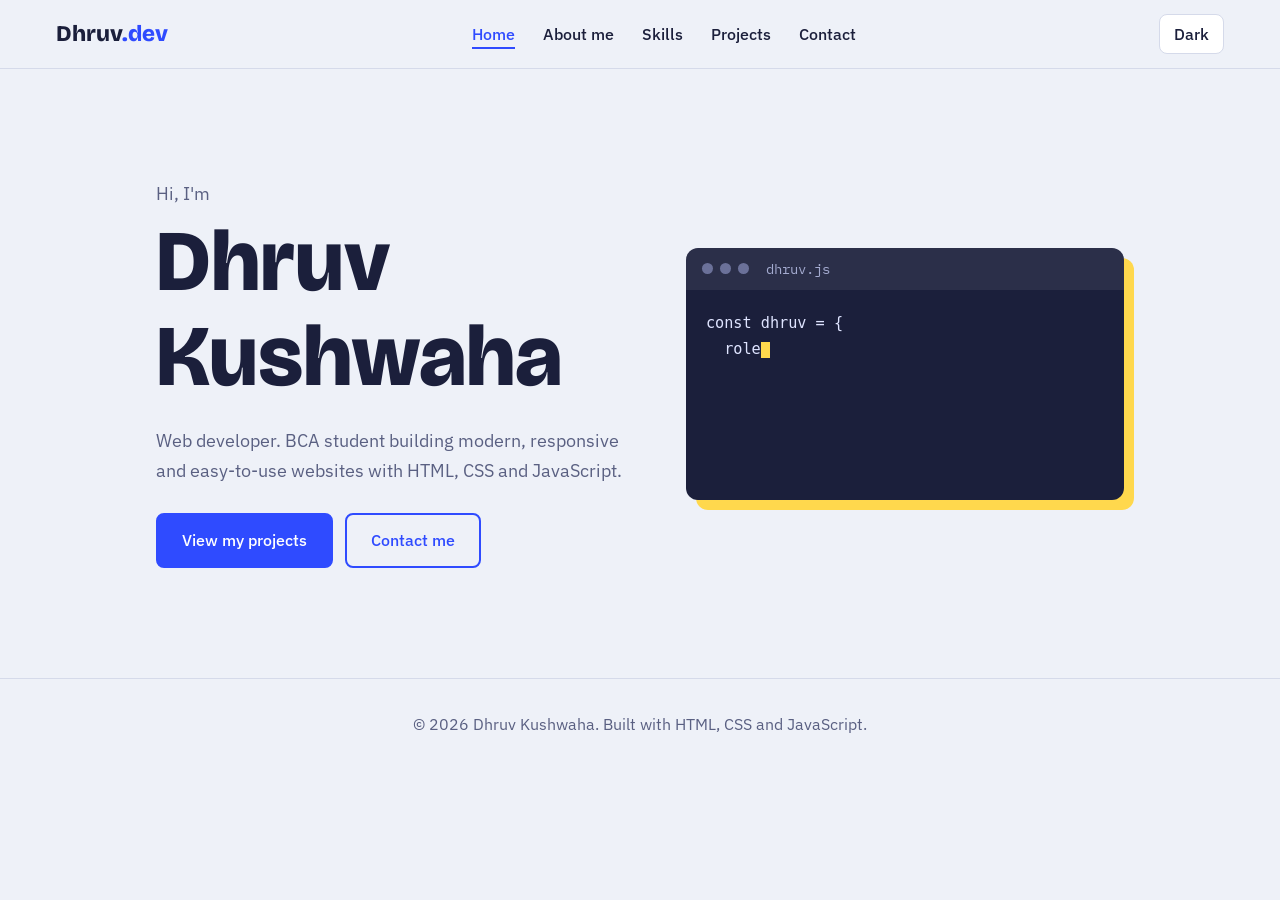
<file: index.html>
<!DOCTYPE html>
<html lang="en" data-theme="light">
<head>
  <meta charset="UTF-8">
  <meta name="viewport" content="width=device-width, initial-scale=1">
  <title>Dhruv Kushwaha | Web Developer</title>
  <meta name="description" content="Portfolio of Dhruv Kushwaha, BCA student and aspiring frontend developer.">
  <link rel="preconnect" href="https://fonts.googleapis.com">
  <link rel="preconnect" href="https://fonts.gstatic.com" crossorigin>
  <link href="https://fonts.googleapis.com/css2?family=Bricolage+Grotesque:wght@500;700;800&family=IBM+Plex+Sans:wght@400;500&family=IBM+Plex+Mono:wght@400&display=swap" rel="stylesheet">
  <link rel="stylesheet" href="style.css">
</head>
<body>

  <header class="site-header">
    <a href="index.html" class="logo">Dhruv<span>.dev</span></a>
    <nav id="nav" aria-label="Main">
      <a href="index.html" aria-current="page">Home</a>
      <a href="about.html">About me</a>
      <a href="skills.html">Skills</a>
      <a href="projects.html">Projects</a>
      <a href="contact.html">Contact</a>
    </nav>
    <div class="header-actions">
      <button id="themeBtn" class="icon-btn" aria-label="Switch to dark theme">Dark</button>
      <button id="menuBtn" class="icon-btn menu-btn" aria-label="Open menu" aria-expanded="false" aria-controls="nav">Menu</button>
    </div>
  </header>

  <main>
    <section id="home" class="hero">
      <div class="hero-text">
        <p class="hello">Hi, I'm</p>
        <h1>Dhruv Kushwaha</h1>
        <p class="lead">Web developer. BCA student building modern, responsive and easy-to-use websites with HTML, CSS and JavaScript.</p>
        <div class="hero-buttons">
          <a href="projects.html" class="btn btn-primary">View my projects</a>
          <a href="contact.html" class="btn btn-ghost">Contact me</a>
        </div>
      </div>

      <div class="code-card" aria-hidden="true">
        <div class="code-bar"><i></i><i></i><i></i><span>dhruv.js</span></div>
        <pre><code id="typed"></code><span class="cursor"></span></pre>
      </div>
    </section>
  </main>

  <footer>
    <p>&copy; <span id="year"></span> Dhruv Kushwaha. Built with HTML, CSS and JavaScript.</p>
  </footer>

  <script src="script.js"></script>
</body>
</html>
</file>
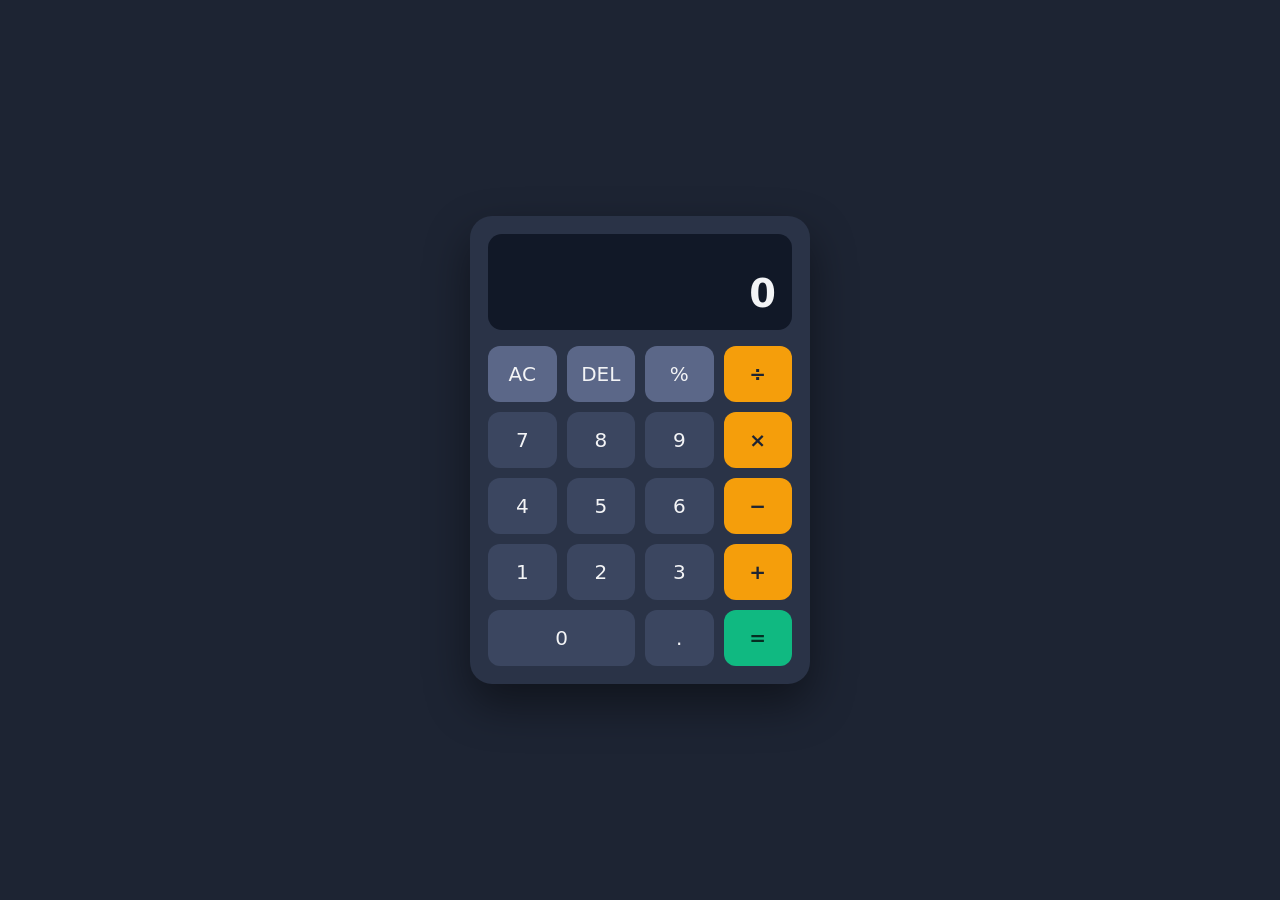
<file: Projects/calculator/index.html>
<!DOCTYPE html>
<html lang="en">
<head>
  <meta charset="UTF-8" />
  <meta name="viewport" content="width=device-width, initial-scale=1.0" />
  <title>Simple Calculator</title>
  <link rel="stylesheet" href="style.css" />
</head>
<body>
  <main class="calculator" aria-label="Calculator">
    <!-- Display: top line shows the pending expression, bottom line shows the current number -->
    <div class="display">
      <div id="expression" class="expression"></div>
      <div id="result" class="result" aria-live="polite">0</div>
    </div>

    <!-- Button grid -->
    <div class="keys">
      <button class="key fn" data-action="clear">AC</button>
      <button class="key fn" data-action="delete">DEL</button>
      <button class="key fn" data-action="percent">%</button>
      <button class="key op" data-action="operator" data-value="/">÷</button>

      <button class="key" data-action="digit" data-value="7">7</button>
      <button class="key" data-action="digit" data-value="8">8</button>
      <button class="key" data-action="digit" data-value="9">9</button>
      <button class="key op" data-action="operator" data-value="*">×</button>

      <button class="key" data-action="digit" data-value="4">4</button>
      <button class="key" data-action="digit" data-value="5">5</button>
      <button class="key" data-action="digit" data-value="6">6</button>
      <button class="key op" data-action="operator" data-value="-">−</button>

      <button class="key" data-action="digit" data-value="1">1</button>
      <button class="key" data-action="digit" data-value="2">2</button>
      <button class="key" data-action="digit" data-value="3">3</button>
      <button class="key op" data-action="operator" data-value="+">+</button>

      <button class="key zero" data-action="digit" data-value="0">0</button>
      <button class="key" data-action="decimal">.</button>
      <button class="key eq" data-action="equals">=</button>
    </div>
  </main>

  <script src="script.js"></script>
</body>
</html>
</file>
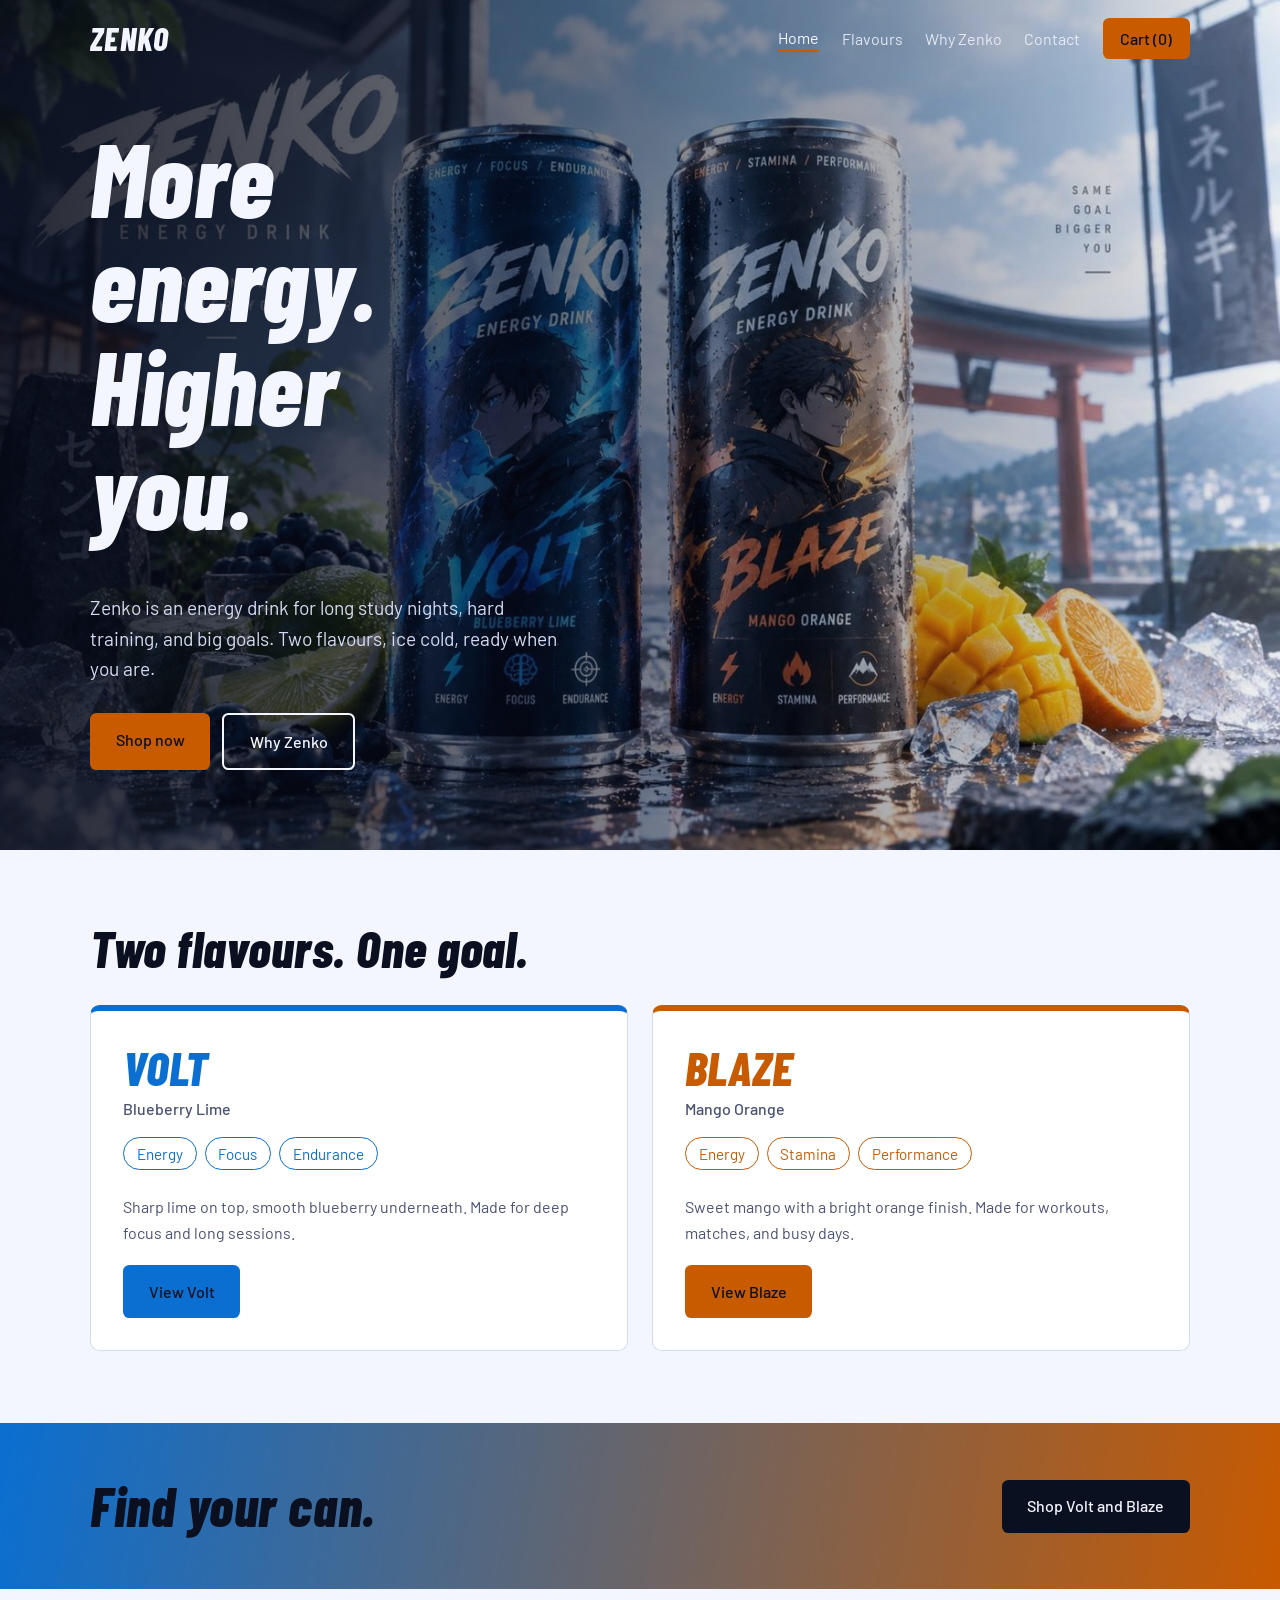
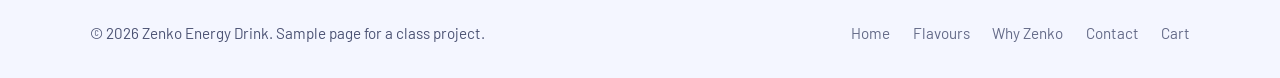
<file: Projects/zenko/index.html>
<!DOCTYPE html>
<html lang="en">
<head>
<meta charset="UTF-8">
<meta name="viewport" content="width=device-width, initial-scale=1, viewport-fit=cover">
<title>ZENKO Energy Drink – More energy, higher you</title>
<link rel="stylesheet" href="https://fonts.googleapis.com/css2?family=Barlow+Condensed:ital,wght@1,700;1,800&family=Barlow:wght@400;500&display=swap">
<link rel="stylesheet" href="style.css">
</head>
<body>
<div class="hero" id="top">
  <header>
    <div class="wrap bar">
      <a class="logo" href="index.html">ZENKO</a>
      <nav aria-label="Main">
        <a href="index.html" aria-current="page">Home</a>
        <a href="flavours.html">Flavours</a>
        <a href="why.html">Why Zenko</a>
        <a href="contact.html">Contact</a>
        <a class="btn" href="cart.html" id="cartBtn">Cart (<span id="count">0</span>)</a>
      </nav>
    </div>
  </header>
  <div class="wrap hero-body">
    <div>
      <h1>More energy. Higher you.</h1>
      <p>Zenko is an energy drink for long study nights, hard training, and big goals. Two flavours, ice cold, ready when you are.</p>
      <div class="cta">
        <a class="btn" href="flavours.html">Shop now</a>
        <a class="btn ghost" href="why.html">Why Zenko</a>
      </div>
    </div>
  </div>
</div>

<main>
  <section class="wrap section">
    <h2>Two flavours. One goal.</h2>
    <div class="flavours">
      <article class="flavour volt">
        <h3>VOLT</h3>
        <p class="taste">Blueberry Lime</p>
        <ul><li>Energy</li><li>Focus</li><li>Endurance</li></ul>
        <p>Sharp lime on top, smooth blueberry underneath. Made for deep focus and long sessions.</p>
        <a class="btn" href="flavours.html">View Volt</a>
      </article>
      <article class="flavour blaze">
        <h3>BLAZE</h3>
        <p class="taste">Mango Orange</p>
        <ul><li>Energy</li><li>Stamina</li><li>Performance</li></ul>
        <p>Sweet mango with a bright orange finish. Made for workouts, matches, and busy days.</p>
        <a class="btn" href="flavours.html">View Blaze</a>
      </article>
    </div>
  </section>
  <section class="band">
    <div class="wrap">
      <h2>Find your can.</h2>
      <a class="btn" href="flavours.html">Shop Volt and Blaze</a>
    </div>
  </section>
</main>

<footer>
  <div class="wrap">
    <span>© 2026 Zenko Energy Drink. Sample page for a class project.</span>
    <nav aria-label="Footer">
      <a href="index.html">Home</a><a href="flavours.html">Flavours</a><a href="why.html">Why Zenko</a><a href="contact.html">Contact</a><a href="cart.html">Cart</a>
    </nav>
  </div>
</footer>
<script src="script.js"></script>
</body>
</html>
</file>
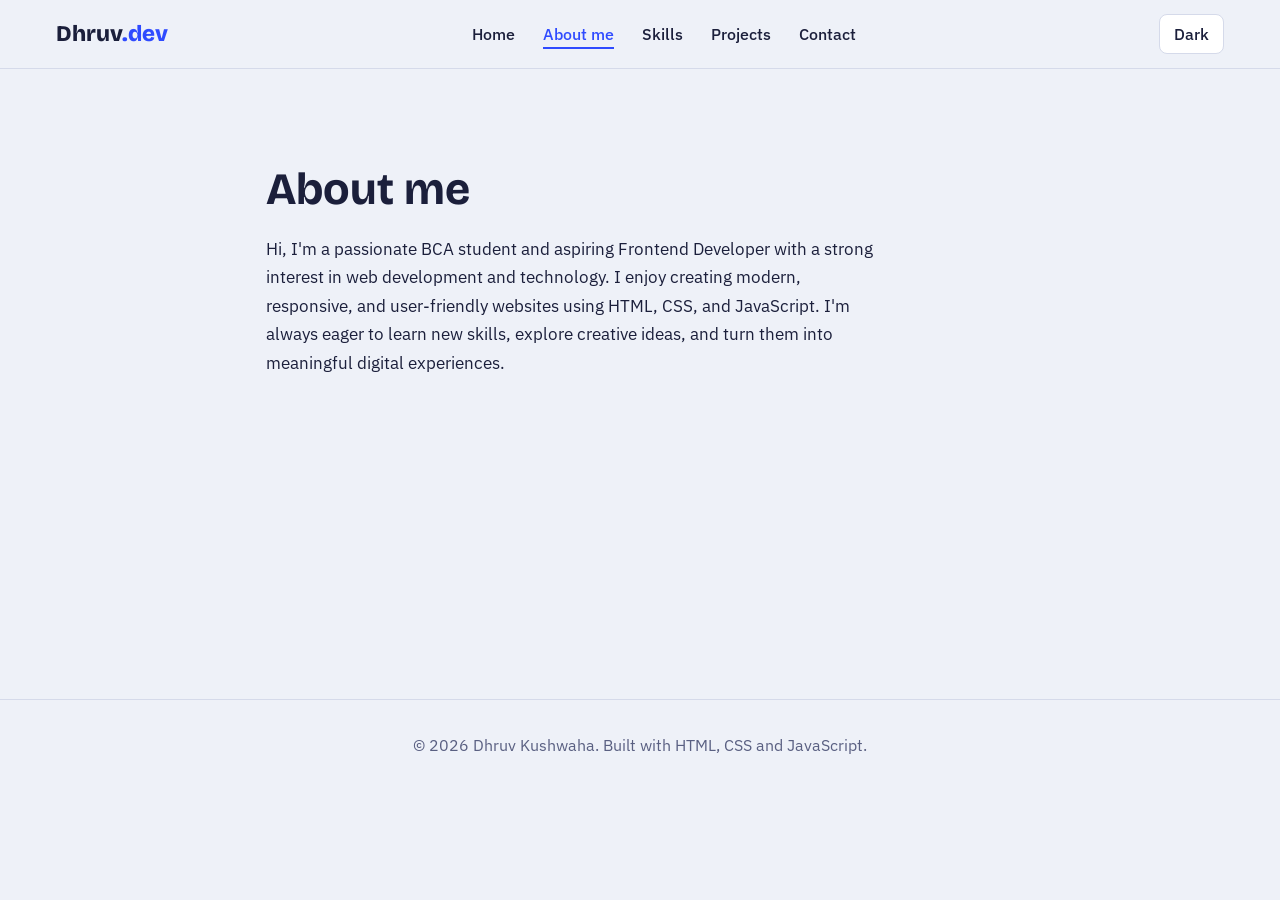
<file: About.html>
<!DOCTYPE html>
<html lang="en" data-theme="light">
<head>
  <meta charset="UTF-8">
  <meta name="viewport" content="width=device-width, initial-scale=1">
  <title>About me | Dhruv Kushwaha</title>
  <meta name="description" content="Portfolio of Dhruv Kushwaha, BCA student and aspiring frontend developer.">
  <link rel="preconnect" href="https://fonts.googleapis.com">
  <link rel="preconnect" href="https://fonts.gstatic.com" crossorigin>
  <link href="https://fonts.googleapis.com/css2?family=Bricolage+Grotesque:wght@500;700;800&family=IBM+Plex+Sans:wght@400;500&family=IBM+Plex+Mono:wght@400&display=swap" rel="stylesheet">
  <link rel="stylesheet" href="style.css">
</head>
<body>

  <header class="site-header">
    <a href="index.html" class="logo">Dhruv<span>.dev</span></a>
    <nav id="nav" aria-label="Main">
      <a href="index.html">Home</a>
      <a href="about.html" aria-current="page">About me</a>
      <a href="skills.html">Skills</a>
      <a href="projects.html">Projects</a>
      <a href="contact.html">Contact</a>
    </nav>
    <div class="header-actions">
      <button id="themeBtn" class="icon-btn" aria-label="Switch to dark theme">Dark</button>
      <button id="menuBtn" class="icon-btn menu-btn" aria-label="Open menu" aria-expanded="false" aria-controls="nav">Menu</button>
    </div>
  </header>

  <main>
    <section id="about" class="section">
      <h2>About me</h2>
      <p class="about-text">Hi, I'm a passionate BCA student and aspiring Frontend Developer with a strong interest in web development and technology. I enjoy creating modern, responsive, and user-friendly websites using HTML, CSS, and JavaScript. I'm always eager to learn new skills, explore creative ideas, and turn them into meaningful digital experiences.</p>
    </section>
  </main>

  <footer>
    <p>&copy; <span id="year"></span> Dhruv Kushwaha. Built with HTML, CSS and JavaScript.</p>
  </footer>

  <script src="script.js"></script>
</body>
</html>
</file>
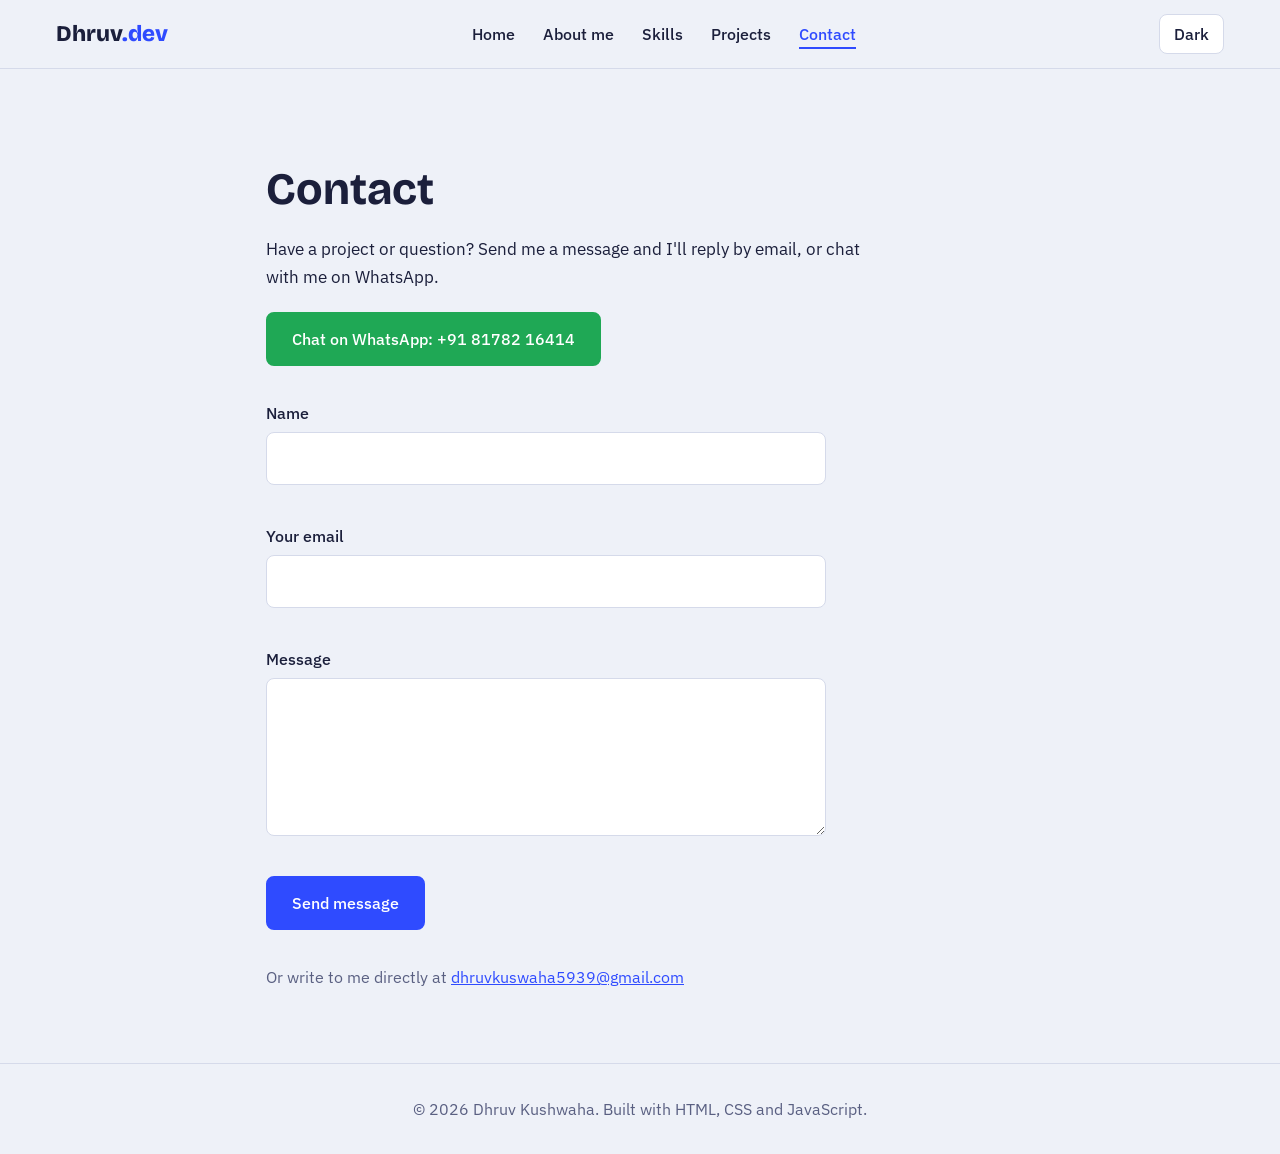
<file: Contact.html>
<!DOCTYPE html>
<html lang="en" data-theme="light">
<head>
  <meta charset="UTF-8">
  <meta name="viewport" content="width=device-width, initial-scale=1">
  <title>Contact | Dhruv Kushwaha</title>
  <meta name="description" content="Portfolio of Dhruv Kushwaha, BCA student and aspiring frontend developer.">
  <link rel="preconnect" href="https://fonts.googleapis.com">
  <link rel="preconnect" href="https://fonts.gstatic.com" crossorigin>
  <link href="https://fonts.googleapis.com/css2?family=Bricolage+Grotesque:wght@500;700;800&family=IBM+Plex+Sans:wght@400;500&family=IBM+Plex+Mono:wght@400&display=swap" rel="stylesheet">
  <link rel="stylesheet" href="style.css">
</head>
<body>

  <header class="site-header">
    <a href="index.html" class="logo">Dhruv<span>.dev</span></a>
    <nav id="nav" aria-label="Main">
      <a href="index.html">Home</a>
      <a href="about.html">About me</a>
      <a href="skills.html">Skills</a>
      <a href="projects.html">Projects</a>
      <a href="contact.html" aria-current="page">Contact</a>
    </nav>
    <div class="header-actions">
      <button id="themeBtn" class="icon-btn" aria-label="Switch to dark theme">Dark</button>
      <button id="menuBtn" class="icon-btn menu-btn" aria-label="Open menu" aria-expanded="false" aria-controls="nav">Menu</button>
    </div>
  </header>

  <main>
    <section id="contact" class="section">
      <h2>Contact</h2>
      <p class="about-text">Have a project or question? Send me a message and I'll reply by email, or chat with me on WhatsApp.</p>

      <a class="btn btn-whatsapp" href="https://wa.me/918178216414?text=Hi%20Dhruv%2C%20I%20saw%20your%20portfolio." target="_blank" rel="noopener">Chat on WhatsApp: +91 81782 16414</a>

      <form id="contactForm" novalidate>
        <label for="name">Name</label>
        <input id="name" name="name" type="text" autocomplete="name">
        <small class="error" id="nameError"></small>

        <label for="email">Your email</label>
        <input id="email" name="email" type="email" autocomplete="email">
        <small class="error" id="emailError"></small>

        <label for="message">Message</label>
        <textarea id="message" name="message" rows="5"></textarea>
        <small class="error" id="messageError"></small>

        <button type="submit" class="btn btn-primary">Send message</button>
        <p id="formStatus" role="status"></p>
      </form>

      <p class="direct">Or write to me directly at <a id="mailLink" href="mailto:dhruvkuswaha5939@gmail.com">dhruvkuswaha5939@gmail.com</a></p>
    </section>
  </main>

  <footer>
    <p>&copy; <span id="year"></span> Dhruv Kushwaha. Built with HTML, CSS and JavaScript.</p>
  </footer>

  <script src="script.js"></script>
</body>
</html>
</file>
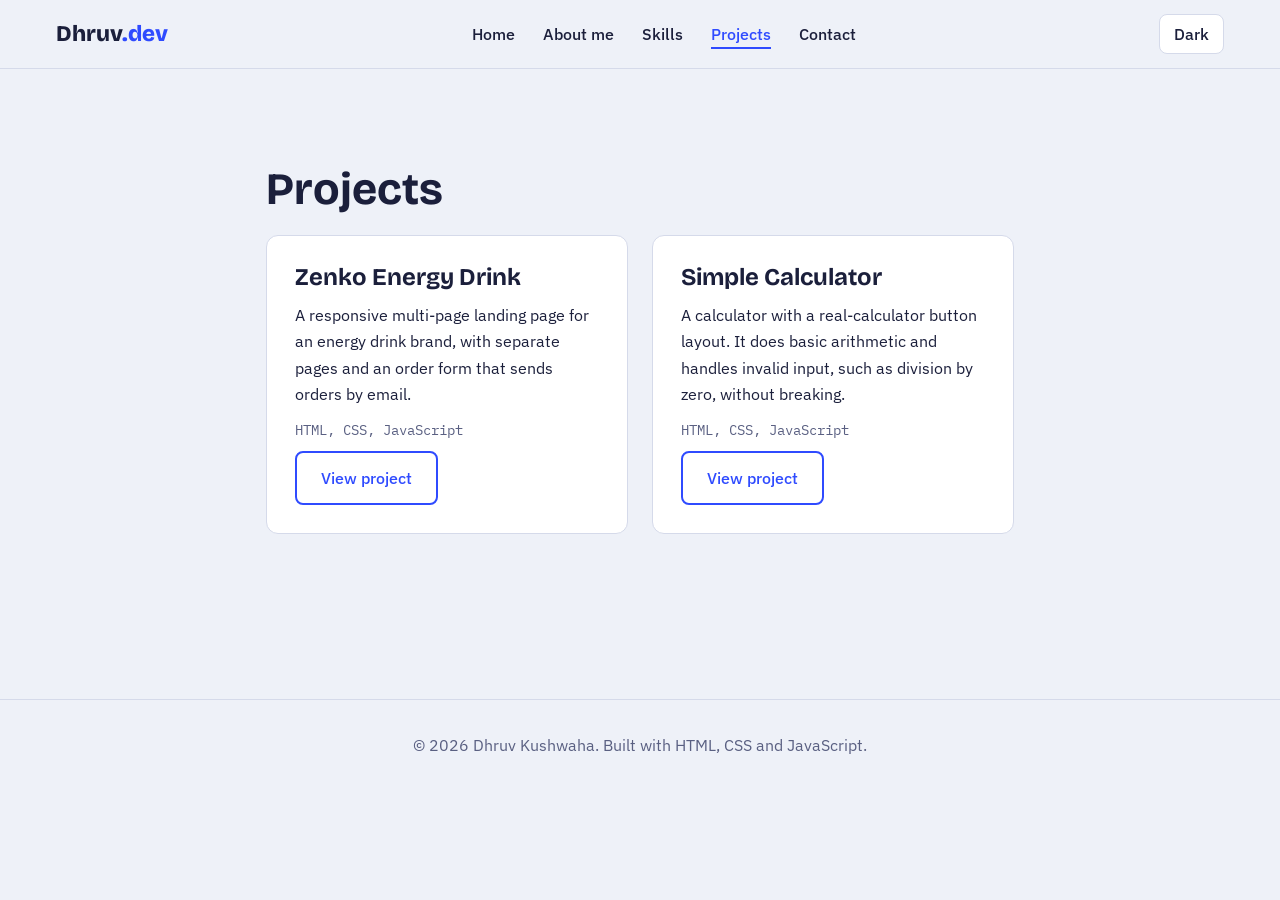
<file: Projects.html>
<!DOCTYPE html>
<html lang="en" data-theme="light">
<head>
  <meta charset="UTF-8">
  <meta name="viewport" content="width=device-width, initial-scale=1">
  <title>Projects | Dhruv Kushwaha</title>
  <meta name="description" content="Portfolio of Dhruv Kushwaha, BCA student and aspiring frontend developer.">
  <link rel="preconnect" href="https://fonts.googleapis.com">
  <link rel="preconnect" href="https://fonts.gstatic.com" crossorigin>
  <link href="https://fonts.googleapis.com/css2?family=Bricolage+Grotesque:wght@500;700;800&family=IBM+Plex+Sans:wght@400;500&family=IBM+Plex+Mono:wght@400&display=swap" rel="stylesheet">
  <link rel="stylesheet" href="style.css">
</head>
<body>

  <header class="site-header">
    <a href="index.html" class="logo">Dhruv<span>.dev</span></a>
    <nav id="nav" aria-label="Main">
      <a href="index.html">Home</a>
      <a href="about.html">About me</a>
      <a href="skills.html">Skills</a>
      <a href="projects.html" aria-current="page">Projects</a>
      <a href="contact.html">Contact</a>
    </nav>
    <div class="header-actions">
      <button id="themeBtn" class="icon-btn" aria-label="Switch to dark theme">Dark</button>
      <button id="menuBtn" class="icon-btn menu-btn" aria-label="Open menu" aria-expanded="false" aria-controls="nav">Menu</button>
    </div>
  </header>

  <main>
    <section id="projects" class="section">
      <h2>Projects</h2>
      <div class="projects">
        <article class="project">
          <h3>Zenko Energy Drink</h3>
          <p>A responsive multi-page landing page for an energy drink brand, with separate pages and an order form that sends orders by email.</p>
          <p class="tech">HTML, CSS, JavaScript</p>
          <a href="projects/zenko/index.html" target="_blank" rel="noopener" class="btn btn-ghost">View project</a>
        </article>

        <article class="project">
          <h3>Simple Calculator</h3>
          <p>A calculator with a real-calculator button layout. It does basic arithmetic and handles invalid input, such as division by zero, without breaking.</p>
          <p class="tech">HTML, CSS, JavaScript</p>
          <a href="projects/calculator/index.html" target="_blank" rel="noopener" class="btn btn-ghost">View project</a>
        </article>
      </div>
    </section>
  </main>

  <footer>
    <p>&copy; <span id="year"></span> Dhruv Kushwaha. Built with HTML, CSS and JavaScript.</p>
  </footer>

  <script src="script.js"></script>
</body>
</html>
</file>
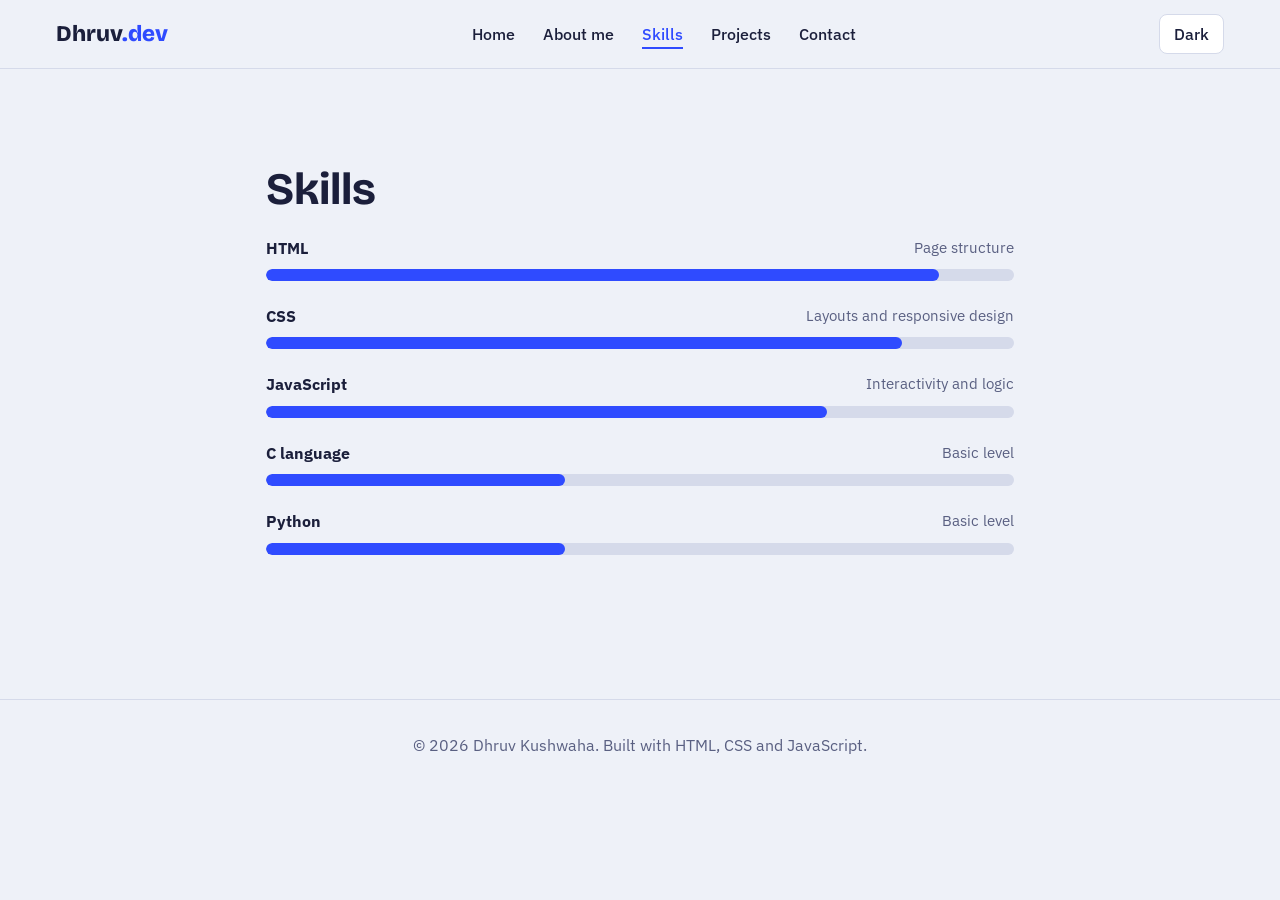
<file: skills.html>
<!DOCTYPE html>
<html lang="en" data-theme="light">
<head>
  <meta charset="UTF-8">
  <meta name="viewport" content="width=device-width, initial-scale=1">
  <title>Skills | Dhruv Kushwaha</title>
  <meta name="description" content="Portfolio of Dhruv Kushwaha, BCA student and aspiring frontend developer.">
  <link rel="preconnect" href="https://fonts.googleapis.com">
  <link rel="preconnect" href="https://fonts.gstatic.com" crossorigin>
  <link href="https://fonts.googleapis.com/css2?family=Bricolage+Grotesque:wght@500;700;800&family=IBM+Plex+Sans:wght@400;500&family=IBM+Plex+Mono:wght@400&display=swap" rel="stylesheet">
  <link rel="stylesheet" href="style.css">
</head>
<body>

  <header class="site-header">
    <a href="index.html" class="logo">Dhruv<span>.dev</span></a>
    <nav id="nav" aria-label="Main">
      <a href="index.html">Home</a>
      <a href="about.html">About me</a>
      <a href="skills.html" aria-current="page">Skills</a>
      <a href="projects.html">Projects</a>
      <a href="contact.html">Contact</a>
    </nav>
    <div class="header-actions">
      <button id="themeBtn" class="icon-btn" aria-label="Switch to dark theme">Dark</button>
      <button id="menuBtn" class="icon-btn menu-btn" aria-label="Open menu" aria-expanded="false" aria-controls="nav">Menu</button>
    </div>
  </header>

  <main>
    <section id="skills" class="section">
      <h2>Skills</h2>
      <ul class="skills">
        <li>
          <div class="skill-head"><strong>HTML</strong><span>Page structure</span></div>
          <div class="bar"><div class="fill" data-level="90"></div></div>
        </li>
        <li>
          <div class="skill-head"><strong>CSS</strong><span>Layouts and responsive design</span></div>
          <div class="bar"><div class="fill" data-level="85"></div></div>
        </li>
        <li>
          <div class="skill-head"><strong>JavaScript</strong><span>Interactivity and logic</span></div>
          <div class="bar"><div class="fill" data-level="75"></div></div>
        </li>
              <li>
          <div class="skill-head"><strong>C language</strong><span>Basic level</span></div>
          <div class="bar"><div class="fill" data-level="40"></div></div>
        </li>
        <li>
          <div class="skill-head"><strong>Python</strong><span>Basic level</span></div>
          <div class="bar"><div class="fill" data-level="40"></div></div>
        </li>
      </ul>
    </section>
  </main>

  <footer>
    <p>&copy; <span id="year"></span> Dhruv Kushwaha. Built with HTML, CSS and JavaScript.</p>
  </footer>

  <script src="script.js"></script>
</body>
</html>
</file>
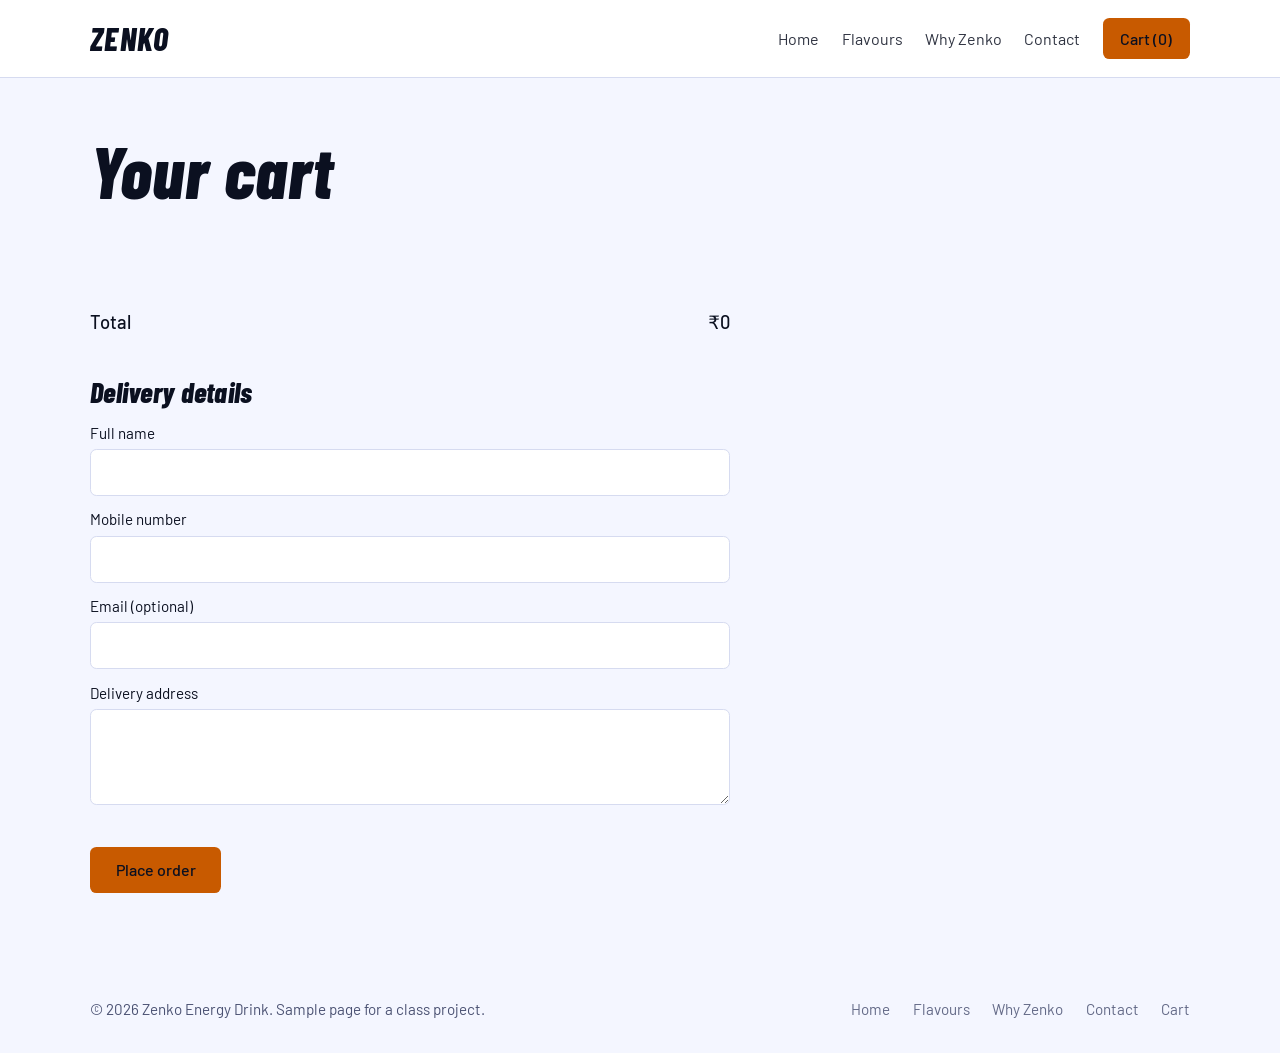
<file: Projects/zenko/cart.html>
<!DOCTYPE html>
<html lang="en">
<head>
<meta charset="UTF-8">
<meta name="viewport" content="width=device-width, initial-scale=1, viewport-fit=cover">
<title>Cart – ZENKO</title>
<link rel="stylesheet" href="https://fonts.googleapis.com/css2?family=Barlow+Condensed:ital,wght@1,700;1,800&family=Barlow:wght@400;500&display=swap">
<link rel="stylesheet" href="style.css">
</head>
<body>
<header class="top">
  <div class="wrap bar">
    <a class="logo" href="index.html">ZENKO</a>
    <nav aria-label="Main">
      <a href="index.html">Home</a>
      <a href="flavours.html">Flavours</a>
      <a href="why.html">Why Zenko</a>
      <a href="contact.html">Contact</a>
      <a class="btn" href="cart.html" id="cartBtn">Cart (<span id="count">0</span>)</a>
    </nav>
  </div>
</header>

<main class="wrap">
  <div class="pagehead"><h1>Your cart</h1></div>
  <section class="section cartbox">
    <div id="list"></div>
    <div class="total" id="totalRow"><span>Total</span><span id="total">₹0</span></div>
    <form id="orderForm" novalidate>
      <h2 class="sub">Delivery details</h2>
      <label>Full name<input id="name" autocomplete="name"></label>
      <label>Mobile number<input id="phone" inputmode="numeric" maxlength="10" autocomplete="tel"></label>
      <label>Email (optional)<input id="email" type="email" autocomplete="email"></label>
      <label>Delivery address<textarea id="addr" rows="3" autocomplete="street-address"></textarea></label>
      <div class="err" id="err" role="alert"></div>
      <button class="btn" type="submit" id="placeBtn">Place order</button>
    </form>
    <div class="done" id="done" hidden></div>
  </section>
</main>

<footer>
  <div class="wrap">
    <span>© 2026 Zenko Energy Drink. Sample page for a class project.</span>
    <nav aria-label="Footer">
      <a href="index.html">Home</a><a href="flavours.html">Flavours</a><a href="why.html">Why Zenko</a><a href="contact.html">Contact</a><a href="cart.html">Cart</a>
    </nav>
  </div>
</footer>
<script src="script.js"></script>
</body>
</html>
</file>
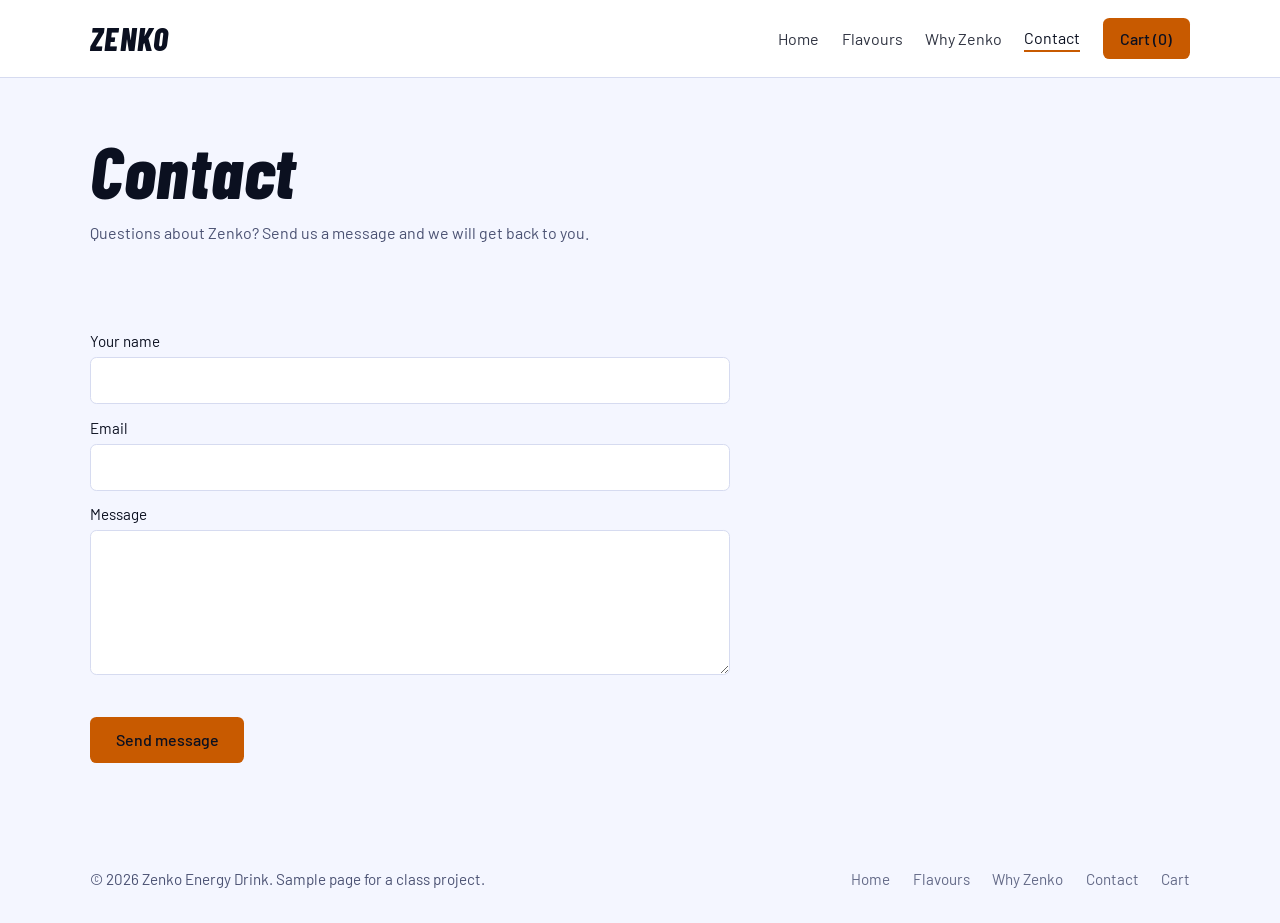
<file: Projects/zenko/contact.html>
<!DOCTYPE html>
<html lang="en">
<head>
<meta charset="UTF-8">
<meta name="viewport" content="width=device-width, initial-scale=1, viewport-fit=cover">
<title>Contact – ZENKO</title>
<link rel="stylesheet" href="https://fonts.googleapis.com/css2?family=Barlow+Condensed:ital,wght@1,700;1,800&family=Barlow:wght@400;500&display=swap">
<link rel="stylesheet" href="style.css">
</head>
<body>
<header class="top">
  <div class="wrap bar">
    <a class="logo" href="index.html">ZENKO</a>
    <nav aria-label="Main">
      <a href="index.html">Home</a>
      <a href="flavours.html">Flavours</a>
      <a href="why.html">Why Zenko</a>
      <a href="contact.html" aria-current="page">Contact</a>
      <a class="btn" href="cart.html" id="cartBtn">Cart (<span id="count">0</span>)</a>
    </nav>
  </div>
</header>

<main class="wrap">
  <div class="pagehead">
    <h1>Contact</h1>
    <p>Questions about Zenko? Send us a message and we will get back to you.</p>
  </div>
  <section class="section cartbox">
    <form id="contactForm" novalidate>
      <label>Your name<input id="cname" autocomplete="name"></label>
      <label>Email<input id="cemail" type="email" autocomplete="email"></label>
      <label>Message<textarea id="cmsg" rows="5"></textarea></label>
      <div class="err" id="cerr" role="alert"></div>
      <button class="btn" type="submit" id="sendBtn">Send message</button>
    </form>
    <div class="done" id="cdone" hidden>Thank you! Your message has been sent.</div>
  </section>
</main>

<footer>
  <div class="wrap">
    <span>© 2026 Zenko Energy Drink. Sample page for a class project.</span>
    <nav aria-label="Footer">
      <a href="index.html">Home</a><a href="flavours.html">Flavours</a><a href="why.html">Why Zenko</a><a href="contact.html">Contact</a><a href="cart.html">Cart</a>
    </nav>
  </div>
</footer>
<script src="script.js"></script>
</body>
</html>
</file>
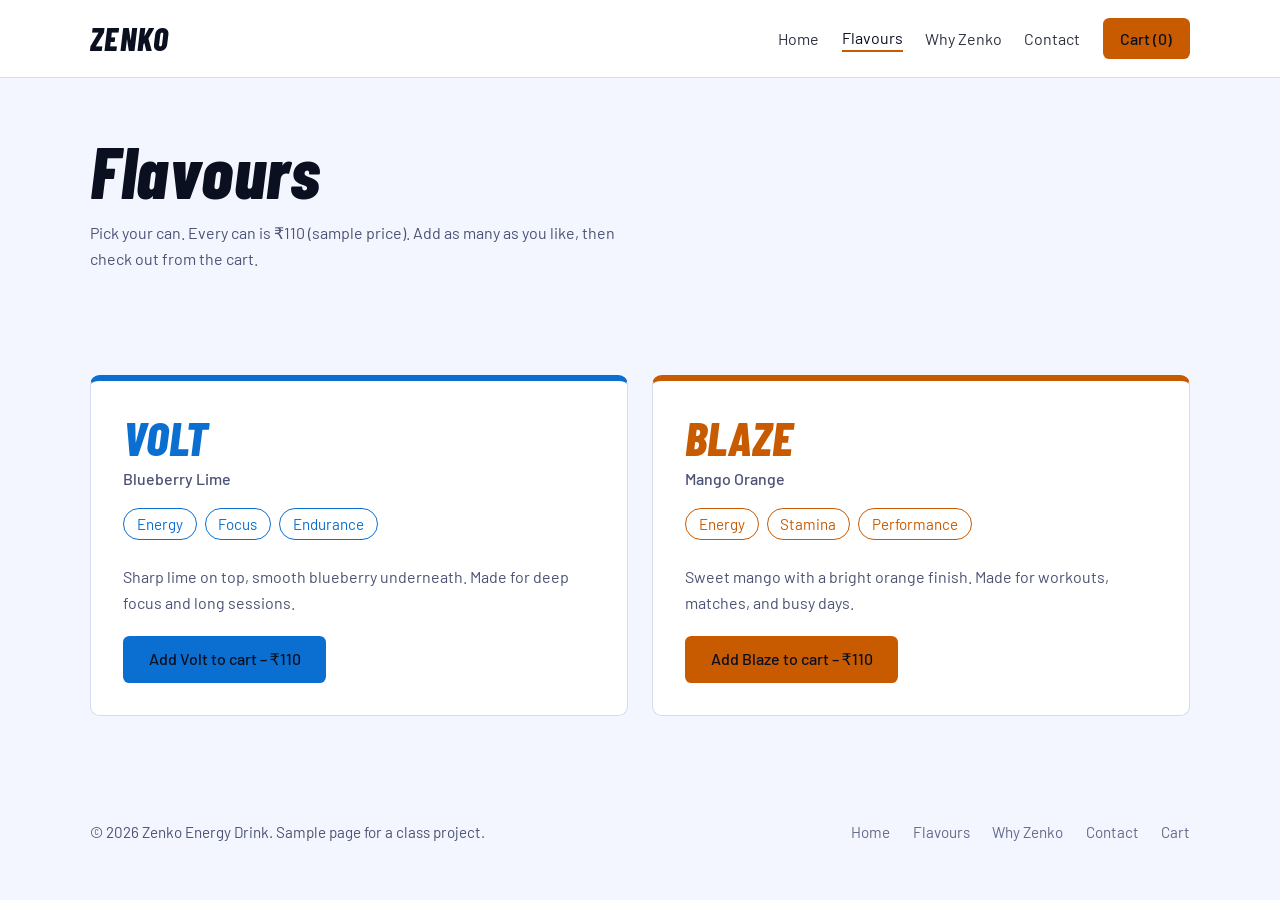
<file: Projects/zenko/flavours.html>
<!DOCTYPE html>
<html lang="en">
<head>
<meta charset="UTF-8">
<meta name="viewport" content="width=device-width, initial-scale=1, viewport-fit=cover">
<title>Flavours – ZENKO</title>
<link rel="stylesheet" href="https://fonts.googleapis.com/css2?family=Barlow+Condensed:ital,wght@1,700;1,800&family=Barlow:wght@400;500&display=swap">
<link rel="stylesheet" href="style.css">
</head>
<body>
<header class="top">
  <div class="wrap bar">
    <a class="logo" href="index.html">ZENKO</a>
    <nav aria-label="Main">
      <a href="index.html">Home</a>
      <a href="flavours.html" aria-current="page">Flavours</a>
      <a href="why.html">Why Zenko</a>
      <a href="contact.html">Contact</a>
      <a class="btn" href="cart.html" id="cartBtn">Cart (<span id="count">0</span>)</a>
    </nav>
  </div>
</header>

<main class="wrap">
  <div class="pagehead">
    <h1>Flavours</h1>
    <p>Pick your can. Every can is ₹110 (sample price). Add as many as you like, then check out from the cart.</p>
  </div>
  <section class="section">
    <div class="flavours">
      <article class="flavour volt">
        <h3>VOLT</h3>
        <p class="taste">Blueberry Lime</p>
        <ul><li>Energy</li><li>Focus</li><li>Endurance</li></ul>
        <p>Sharp lime on top, smooth blueberry underneath. Made for deep focus and long sessions.</p>
        <button class="btn" type="button" data-add="volt">Add Volt to cart – ₹110</button>
      </article>
      <article class="flavour blaze">
        <h3>BLAZE</h3>
        <p class="taste">Mango Orange</p>
        <ul><li>Energy</li><li>Stamina</li><li>Performance</li></ul>
        <p>Sweet mango with a bright orange finish. Made for workouts, matches, and busy days.</p>
        <button class="btn" type="button" data-add="blaze">Add Blaze to cart – ₹110</button>
      </article>
    </div>
  </section>
</main>

<footer>
  <div class="wrap">
    <span>© 2026 Zenko Energy Drink. Sample page for a class project.</span>
    <nav aria-label="Footer">
      <a href="index.html">Home</a><a href="flavours.html">Flavours</a><a href="why.html">Why Zenko</a><a href="contact.html">Contact</a><a href="cart.html">Cart</a>
    </nav>
  </div>
</footer>
<script src="script.js"></script>
</body>
</html>
</file>
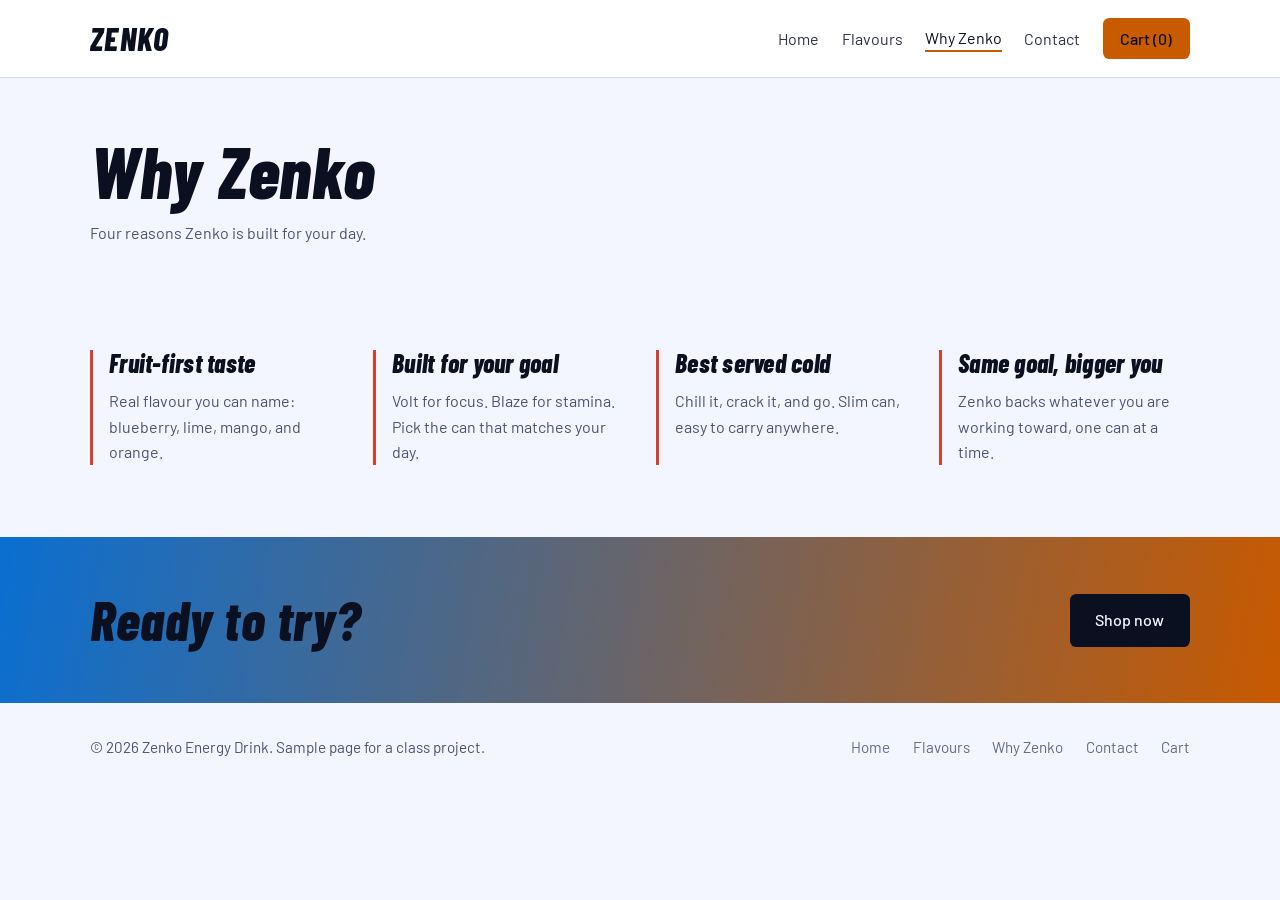
<file: Projects/zenko/why.html>
<!DOCTYPE html>
<html lang="en">
<head>
<meta charset="UTF-8">
<meta name="viewport" content="width=device-width, initial-scale=1, viewport-fit=cover">
<title>Why Zenko – ZENKO</title>
<link rel="stylesheet" href="https://fonts.googleapis.com/css2?family=Barlow+Condensed:ital,wght@1,700;1,800&family=Barlow:wght@400;500&display=swap">
<link rel="stylesheet" href="style.css">
</head>
<body>
<header class="top">
  <div class="wrap bar">
    <a class="logo" href="index.html">ZENKO</a>
    <nav aria-label="Main">
      <a href="index.html">Home</a>
      <a href="flavours.html">Flavours</a>
      <a href="why.html" aria-current="page">Why Zenko</a>
      <a href="contact.html">Contact</a>
      <a class="btn" href="cart.html" id="cartBtn">Cart (<span id="count">0</span>)</a>
    </nav>
  </div>
</header>

<main class="wrap">
  <div class="pagehead">
    <h1>Why Zenko</h1>
    <p>Four reasons Zenko is built for your day.</p>
  </div>
  <section class="section">
    <div class="why">
      <article><h3>Fruit-first taste</h3><p>Real flavour you can name: blueberry, lime, mango, and orange.</p></article>
      <article><h3>Built for your goal</h3><p>Volt for focus. Blaze for stamina. Pick the can that matches your day.</p></article>
      <article><h3>Best served cold</h3><p>Chill it, crack it, and go. Slim can, easy to carry anywhere.</p></article>
      <article><h3>Same goal, bigger you</h3><p>Zenko backs whatever you are working toward, one can at a time.</p></article>
    </div>
  </section>
</main>
<section class="band">
  <div class="wrap">
    <h2>Ready to try?</h2>
    <a class="btn" href="flavours.html">Shop now</a>
  </div>
</section>

<footer>
  <div class="wrap">
    <span>© 2026 Zenko Energy Drink. Sample page for a class project.</span>
    <nav aria-label="Footer">
      <a href="index.html">Home</a><a href="flavours.html">Flavours</a><a href="why.html">Why Zenko</a><a href="contact.html">Contact</a><a href="cart.html">Cart</a>
    </nav>
  </div>
</footer>
<script src="script.js"></script>
</body>
</html>
</file>
<file: style.css>
/* ===== Theme colours (change these to restyle the whole site) ===== */
:root {
  --bg: #eef1f8;
  --surface: #ffffff;
  --ink: #1b1f3b;
  --muted: #5a6082;
  --line: #d5daea;
  --accent: #2f4bff;
  --accent-ink: #ffffff;
  --highlight: #ffd84d;
  --code-bg: #1b1f3b;
  --code-ink: #dfe4ff;
}
[data-theme="dark"] {
  --bg: #12142a;
  --surface: #1b1f3b;
  --ink: #eef1ff;
  --muted: #a4abd0;
  --line: #2f3560;
  --accent: #7b8dff;
  --accent-ink: #12142a;
  --code-bg: #0b0c1c;
}

* { box-sizing: border-box; margin: 0; padding: 0; }
html { scroll-behavior: smooth; scroll-padding-top: 76px; }
body {
  font-family: "IBM Plex Sans", system-ui, sans-serif;
  background: var(--bg);
  color: var(--ink);
  line-height: 1.65;
  transition: background .3s, color .3s;
}
h1, h2, h3, .logo { font-family: "Bricolage Grotesque", "Segoe UI", sans-serif; line-height: 1.1; }
a { color: var(--accent); }
:focus-visible { outline: 3px solid var(--accent); outline-offset: 3px; }

/* ===== Header ===== */
.site-header {
  position: sticky; top: 0; z-index: 10;
  display: flex; align-items: center; justify-content: space-between;
  padding: 14px clamp(16px, 5vw, 56px);
  background: var(--bg);
  border-bottom: 1px solid var(--line);
}
.logo { font-weight: 800; font-size: 1.4rem; color: var(--ink); text-decoration: none; }
.logo span { color: var(--accent); }
nav { display: flex; gap: 28px; }
nav a { color: var(--ink); text-decoration: none; font-weight: 500; }
nav a:hover { color: var(--accent); }
.header-actions { display: flex; gap: 8px; }
.icon-btn {
  font: inherit; font-weight: 500; cursor: pointer;
  background: var(--surface); color: var(--ink);
  border: 1px solid var(--line); border-radius: 8px; padding: 6px 14px;
}
.menu-btn { display: none; }

/* ===== Buttons ===== */
.btn {
  display: inline-block; font: inherit; font-weight: 500; cursor: pointer;
  padding: 12px 24px; border-radius: 8px; text-decoration: none;
  border: 2px solid var(--accent); transition: transform .15s;
}
.btn:hover { transform: translateY(-2px); }
.btn-primary { background: var(--accent); color: var(--accent-ink); }
.btn-ghost { background: transparent; color: var(--accent); }

/* ===== Hero ===== */
.hero {
  display: grid; grid-template-columns: 1.1fr 1fr; gap: 48px; align-items: center;
  max-width: 1080px; margin: 0 auto;
  padding: clamp(48px, 9vw, 110px) clamp(16px, 5vw, 56px);
}
.hello { color: var(--muted); font-size: 1.1rem; }
h1 { font-size: clamp(2.8rem, 8vw, 5.4rem); font-weight: 800; margin: 6px 0 20px; }
.lead { font-size: 1.15rem; color: var(--muted); max-width: 46ch; }
.hero-buttons { display: flex; flex-wrap: wrap; gap: 12px; margin-top: 28px; }

.code-card {
  background: var(--code-bg); color: var(--code-ink);
  border-radius: 12px; box-shadow: 10px 10px 0 var(--highlight);
  overflow: hidden;
}
.code-bar { display: flex; align-items: center; gap: 7px; padding: 12px 16px; background: rgba(255,255,255,.07); }
.code-bar i { width: 11px; height: 11px; border-radius: 50%; background: #6b7199; }
.code-bar span { margin-left: 10px; font: .85rem "IBM Plex Mono", monospace; color: #a4abd0; }
.code-card pre { padding: 20px; min-height: 210px; font: .95rem/1.7 "IBM Plex Mono", monospace; white-space: pre-wrap; }
.cursor { display: inline-block; width: 9px; height: 1.1em; background: var(--highlight); vertical-align: text-bottom; animation: blink 1s steps(1) infinite; }
@keyframes blink { 50% { opacity: 0; } }

/* ===== Sections ===== */
.section { max-width: 860px; margin: 0 auto; padding: 72px clamp(16px, 5vw, 56px); }
.section h2 { font-size: clamp(2rem, 5vw, 2.8rem); margin-bottom: 20px; }
.about-text { max-width: 62ch; font-size: 1.08rem; }

/* ===== Skills ===== */
.skills { list-style: none; display: grid; gap: 22px; margin-top: 8px; }
.skill-head { display: flex; justify-content: space-between; gap: 12px; margin-bottom: 8px; }
.skill-head span { color: var(--muted); font-size: .95rem; }
.bar { height: 12px; background: var(--line); border-radius: 99px; overflow: hidden; }
.fill { height: 100%; width: 0; background: var(--accent); border-radius: 99px; transition: width 1.1s ease; }

/* ===== Projects ===== */
.projects { display: grid; grid-template-columns: repeat(2, 1fr); gap: 24px; }
.project {
  background: var(--surface); border: 1px solid var(--line); border-radius: 12px;
  padding: 28px; display: flex; flex-direction: column; gap: 12px;
}
.project h3 { font-size: 1.5rem; }
.tech { color: var(--muted); font: .9rem "IBM Plex Mono", monospace; }
.project .btn { align-self: flex-start; margin-top: auto; }

/* ===== Contact form ===== */
form { display: grid; gap: 6px; max-width: 560px; margin-top: 24px; }
label { font-weight: 500; margin-top: 10px; }
input, textarea {
  font: inherit; color: var(--ink); background: var(--surface);
  border: 1px solid var(--line); border-radius: 8px; padding: 12px;
}
input.invalid, textarea.invalid { border-color: #d6293e; }
.error { color: #d6293e; min-height: 1.2em; }
form .btn { justify-self: start; margin-top: 12px; }
#formStatus { color: var(--accent); font-weight: 500; }
.direct { margin-top: 28px; color: var(--muted); }

footer { text-align: center; padding: 32px 16px; color: var(--muted); border-top: 1px solid var(--line); }

/* ===== Responsive: tablets and phones ===== */
@media (max-width: 760px) {
  .hero { grid-template-columns: 1fr; gap: 40px; }
  .projects { grid-template-columns: 1fr; }
  .menu-btn { display: inline-block; }
  nav {
    display: none; position: absolute; top: 100%; left: 0; right: 0;
    flex-direction: column; gap: 0;
    background: var(--bg); border-bottom: 1px solid var(--line);
  }
  nav.open { display: flex; }
  nav a { padding: 14px clamp(16px, 5vw, 56px); border-top: 1px solid var(--line); }
  .skill-head { flex-direction: column; gap: 0; }
}

/* Respect people who prefer less motion */
@media (prefers-reduced-motion: reduce) {
  html { scroll-behavior: auto; }
  .cursor { animation: none; }
  .fill, .btn { transition: none; }
}

/* ===== Multi-page additions ===== */
nav a[aria-current="page"] { color: var(--accent); box-shadow: 0 2px 0 var(--accent); }
main > .section:only-child { min-height: 70vh; padding-top: clamp(48px, 8vw, 96px); }
@media (max-width: 760px) {
  nav a[aria-current="page"] { box-shadow: inset 4px 0 0 var(--accent); }
}

/* ===== WhatsApp button ===== */
.btn-whatsapp { background: #1fa855; border-color: #1fa855; color: #ffffff; margin-top: 20px; }
</file>
<file: Projects/calculator/style.css>
/* ---------- Page ---------- */
* {
  box-sizing: border-box;
  margin: 0;
  padding: 0;
}

body {
  min-height: 100vh;
  display: grid;
  place-items: center;
  background: #1d2433;
  font-family: "Segoe UI", system-ui, sans-serif;
}

/* ---------- Calculator body ---------- */
.calculator {
  width: min(340px, 92vw);
  padding: 18px;
  border-radius: 22px;
  background: #2a3347;
  box-shadow: 0 20px 45px rgba(0, 0, 0, 0.45);
}

/* ---------- Display ---------- */
.display {
  min-height: 96px;
  margin-bottom: 16px;
  padding: 14px 16px;
  border-radius: 14px;
  background: #111827;
  color: #f3f4f6;
  text-align: right;
  display: flex;
  flex-direction: column;
  justify-content: flex-end;
  overflow: hidden;
}

.expression {
  min-height: 20px;
  font-size: 0.95rem;
  color: #8b95a9;
  word-break: break-all;
}

.result {
  font-size: 2.4rem;
  font-weight: 600;
  word-break: break-all;
}

/* Error messages (e.g. divide by zero) use a smaller red font */
.result.error {
  font-size: 1.3rem;
  color: #f87171;
}

/* ---------- Button grid (4 columns) ---------- */
.keys {
  display: grid;
  grid-template-columns: repeat(4, 1fr);
  gap: 10px;
}

.key {
  padding: 16px 0;
  border: none;
  border-radius: 12px;
  background: #3b4660;
  color: #f3f4f6;
  font-size: 1.25rem;
  font-family: inherit;
  cursor: pointer;
  transition: transform 0.08s ease, filter 0.15s ease;
}

.key:hover  { filter: brightness(1.15); }
.key:active { transform: scale(0.95); }
.key:focus-visible { outline: 3px solid #fbbf24; outline-offset: 2px; }

.key.fn { background: #5b6788; }
.key.op { background: #f59e0b; color: #1d2433; font-weight: 600; }
.key.eq { background: #10b981; color: #052e22; font-weight: 700; }

/* The 0 key spans two columns, like a real calculator */
.key.zero { grid-column: span 2; }

@media (prefers-reduced-motion: reduce) {
  .key { transition: none; }
}
</file>
<file: Projects/zenko/style.css>
:root{
  --bg:#0b1020; --surface:#141a33; --ink:#f4f6ff; --muted:#a9b0cf; --line:#283054;
  --volt:#3aa0ff; --blaze:#ff8a2a; --torii:#d6402b;
  box-sizing:border-box; color-scheme:dark;
  padding-top:env(safe-area-inset-top,0px); padding-bottom:env(safe-area-inset-bottom,0px);
}
@media (prefers-color-scheme:light){
  :root:not([data-theme="dark"]){--bg:#f4f6ff;--surface:#ffffff;--ink:#0b1020;--muted:#4b5273;--line:#d6dbf0;--volt:#0a6fd1;--blaze:#c85a00;color-scheme:light}
}
html{scroll-behavior:smooth;scroll-padding-top:env(safe-area-inset-top,0px)}
*,*::before,*::after{box-sizing:border-box}
body{margin:0;background:var(--bg);color:var(--ink);font:400 1rem/1.6 "Barlow",system-ui,sans-serif}
h1,h2,h3{font-family:"Barlow Condensed","Arial Narrow",Impact,sans-serif;font-style:italic;font-weight:800;line-height:1;margin:0 0 .5em;letter-spacing:.01em}
a{color:inherit}
:focus-visible{outline:3px solid var(--blaze);outline-offset:3px}
.wrap{width:min(1100px,100% - 2.5rem);margin-inline:auto}

/* Hero (image as background) */
.hero{position:relative;color:#f4f6ff;background:#0b1020 url(hero.jpg) 70% center/cover no-repeat;min-height:min(92vh,760px);display:flex;flex-direction:column}
.hero::before{content:"";position:absolute;inset:0;background:linear-gradient(90deg,rgba(7,10,24,.88) 0%,rgba(7,10,24,.55) 45%,rgba(7,10,24,.05) 100%)}
.hero>*{position:relative}
header .bar{display:flex;align-items:center;justify-content:space-between;flex-wrap:wrap;gap:.75rem 1.5rem;padding:1.1rem 0}
.logo{font:800 italic 2rem "Barlow Condensed",Impact,sans-serif;text-decoration:none;letter-spacing:.04em}
nav{display:flex;gap:1.4rem;flex-wrap:wrap;align-items:center}
nav a{text-decoration:none;opacity:.85}
nav a:hover{opacity:1}
.btn{display:inline-block;background:var(--blaze);color:#0b1020;font-weight:500;text-decoration:none;padding:.85rem 1.6rem;border-radius:.4rem;border:0;cursor:pointer;font-size:1rem;opacity:1}
.btn:hover{filter:brightness(1.08)}
.btn.ghost{background:transparent;border:2px solid currentColor;color:inherit}
nav .btn{padding:.5rem 1.1rem;opacity:1;color:#0b1020}
.hero-body{display:flex;align-items:center;flex:1;padding:3rem 0 5rem}
.hero h1{font-size:clamp(3rem,9vw,6.5rem);max-width:9ch}
.hero p{font-size:1.2rem;max-width:30rem;color:#d5daf2}
.cta{display:flex;flex-wrap:wrap;gap:.75rem;margin-top:1.75rem}

/* Flavours: Grid */
.section{padding:4.5rem 0}
.section>h2,.wrap>h2{font-size:clamp(2rem,5vw,3.2rem)}
.flavours{display:grid;grid-template-columns:repeat(2,1fr);gap:1.5rem;margin-top:2rem}
.flavour{background:var(--surface);border:1px solid var(--line);border-top:6px solid var(--c);border-radius:.6rem;padding:2rem}
.flavour.volt{--c:var(--volt)} .flavour.blaze{--c:var(--blaze)}
.flavour h3{font-size:3rem;color:var(--c);margin-bottom:.1em}
.flavour .taste{font-weight:500;margin:0 0 1rem}
.flavour ul{list-style:none;margin:0 0 1.5rem;padding:0;display:flex;flex-wrap:wrap;gap:.5rem}
.flavour li{border:1px solid var(--c);color:var(--c);padding:.2rem .8rem;border-radius:999px;font-size:.95rem}
.flavour p{color:var(--muted);margin:0 0 1.25rem}
.flavour .btn{background:var(--c);color:#0b1020}

/* Why Zenko: Grid */
.why{display:grid;grid-template-columns:repeat(auto-fit,minmax(230px,1fr));gap:2rem;margin-top:2rem}
.why article{border-left:3px solid var(--torii);padding-left:1rem}
.why h3{font-size:1.6rem}
.why p{margin:0;color:var(--muted)}

/* Closing band + footer: Flexbox */
.band{background:linear-gradient(100deg,var(--volt),var(--blaze));color:#0b1020}
.band .wrap{display:flex;flex-wrap:wrap;align-items:center;justify-content:space-between;gap:1.5rem;padding:3.5rem 0}
.band h2{margin:0;font-size:clamp(2rem,5vw,3.4rem)}
.band .btn{background:#0b1020;color:#f4f6ff}
footer{padding:2rem 0;color:var(--muted);font-size:.95rem}
footer .wrap{display:flex;flex-wrap:wrap;justify-content:space-between;gap:1rem}
footer nav a{color:var(--muted)}

/* Page header, cart page, forms */
button{font-family:inherit}
header.top{background:var(--surface);border-bottom:1px solid var(--line)}
nav a[aria-current="page"]{opacity:1;border-bottom:2px solid var(--blaze)}
.pagehead{padding-top:3.5rem}
.pagehead h1{font-size:clamp(2.6rem,7vw,4.5rem);margin-bottom:.2em}
.pagehead p{color:var(--muted);max-width:34rem;margin:0}
.cartbox{max-width:640px}
.sub{font-size:1.8rem;margin-top:1.5rem}
.item{display:flex;justify-content:space-between;align-items:center;gap:.75rem;padding:.8rem 0;border-bottom:1px solid var(--line)}
.item small{display:block;color:var(--muted)}
.qty{display:flex;align-items:center;gap:.5rem}
.qty button{width:2rem;height:2rem;border-radius:.3rem;border:1px solid var(--line);background:transparent;color:inherit;cursor:pointer}
.qty .rm{width:auto;padding:0 .6rem;margin-left:.4rem}
.total{display:flex;justify-content:space-between;font-weight:500;font-size:1.15rem;padding:1rem 0}
.empty{color:var(--muted);padding:1rem 0}
label{display:block;margin-top:.7rem;font-size:.95rem}
input,textarea{width:100%;margin-top:.25rem;padding:.65rem .8rem;border-radius:.4rem;border:1px solid var(--line);background:var(--surface);color:var(--ink);font:inherit}
.err{color:#e5493a;font-size:.95rem;min-height:1.3em;margin:.5rem 0}
.done{background:var(--surface);border:1px solid var(--volt);border-radius:.5rem;padding:1rem;margin-top:1rem}
.done a{color:var(--blaze)}
.toast{position:fixed;left:50%;bottom:calc(1.5rem + env(safe-area-inset-bottom,0px));transform:translateX(-50%);background:var(--ink);color:var(--bg);padding:.7rem 1.2rem;border-radius:.4rem;z-index:30}

/* Responsive breakpoints */
@media (max-width:820px){
  .flavours{grid-template-columns:1fr}
  .hero{background-position:72% center}
  .hero::before{background:linear-gradient(180deg,rgba(7,10,24,.85),rgba(7,10,24,.6))}
}
@media (max-width:520px){
  header .bar{justify-content:center}
  nav{justify-content:center;gap:1rem}
  .cta .btn{flex:1 1 100%;text-align:center}
  .section{padding:3rem 0}
  .flavour{padding:1.5rem}
}
@media (prefers-reduced-motion:reduce){html{scroll-behavior:auto}}
[hidden]{display:none!important}
</file>
